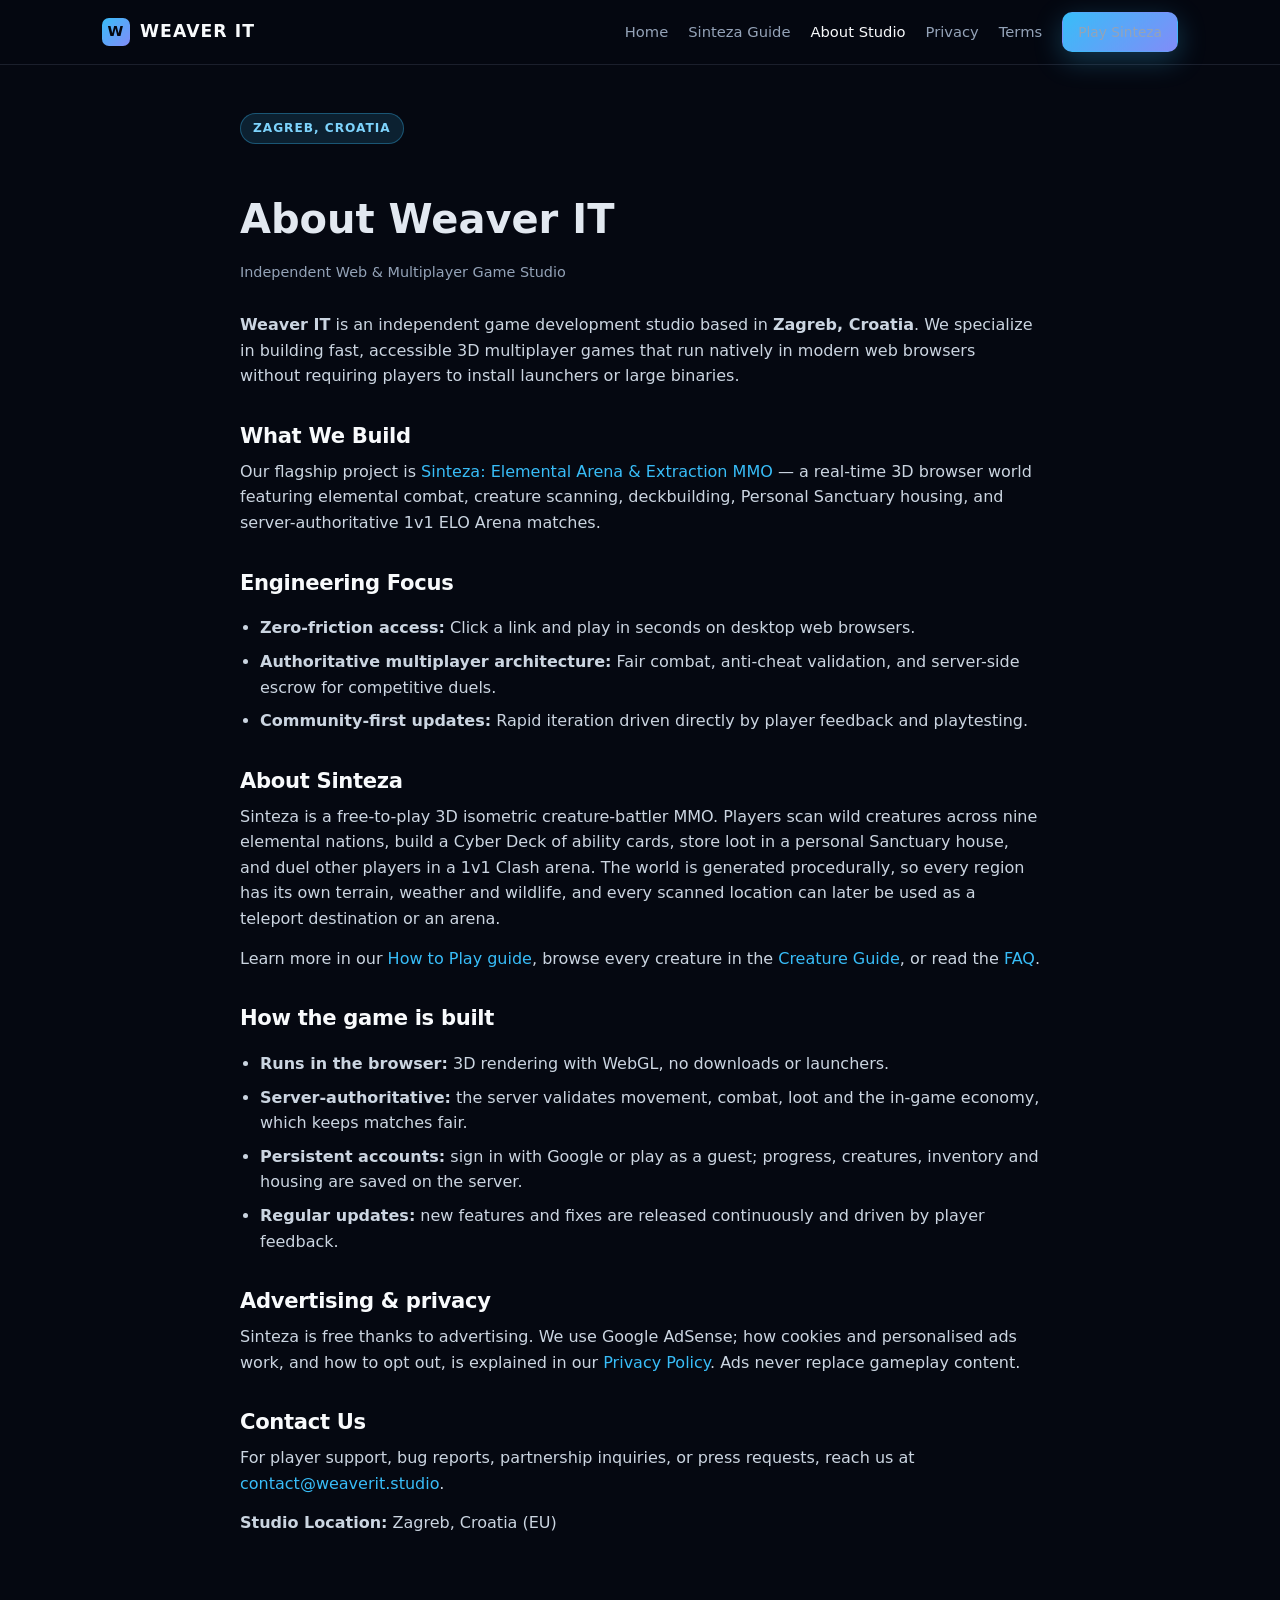
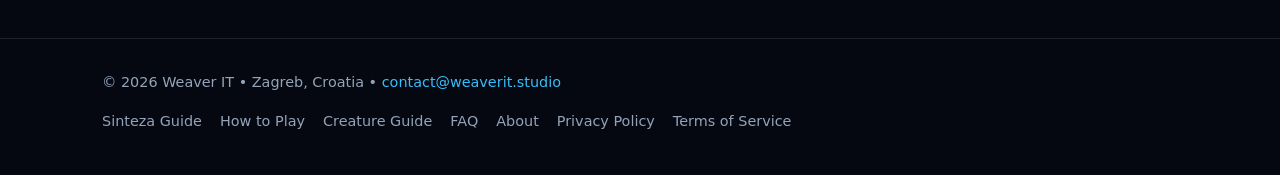
<file: about/index.html>
<!DOCTYPE html>
<html lang="en">
<head>
  <meta charset="UTF-8" />
  <meta name="viewport" content="width=device-width, initial-scale=1.0" />
  <title>About Weaver IT — Game Studio in Zagreb, Croatia</title>
  <meta name="description" content="Learn about Weaver IT, an independent browser game development studio in Zagreb, Croatia creating Sinteza and real-time WebGL multiplayer experiences." />
  <link rel="canonical" href="https://weaverit.studio/about/" />
  <meta name="google-adsense-account" content="ca-pub-4282943657479111" />
  <script async src="https://pagead2.googlesyndication.com/pagead/js/adsbygoogle.js?client=ca-pub-4282943657479111" crossorigin="anonymous"></script>
  <link rel="icon" href="/favicon.ico" sizes="any" />
  <link rel="icon" type="image/png" sizes="32x32" href="/favicon-32.png" />
  <link rel="apple-touch-icon" href="/apple-touch-icon.png" />
  <meta name="theme-color" content="#070510" />
  <link rel="stylesheet" href="/style.css?v=5" />
</head>
<body>
  <header class="site-header">
    <div class="wrap nav-bar">
      <a class="brand" href="/">
        <span class="brand-mark">W</span>
        <span>WEAVER IT</span>
      </a>
      <nav class="nav-links" aria-label="Primary">
        <a href="/">Home</a>
        <a href="/sinteza/">Sinteza Guide</a>
        <a href="/about/" class="active">About Studio</a>
        <a href="/privacy/">Privacy</a>
        <a href="/terms/">Terms</a>
        <a class="btn btn-primary btn-sm" href="https://sinteza.weaverit.studio">Play Sinteza</a>
      </nav>
    </div>
  </header>

  <main class="wrap prose">
    <span class="eyebrow">Zagreb, Croatia</span>
    <h1>About Weaver IT</h1>
    <p class="updated">Independent Web &amp; Multiplayer Game Studio</p>

    <p>
      <strong>Weaver IT</strong> is an independent game development studio based in <strong>Zagreb, Croatia</strong>. We specialize in building fast, accessible 3D multiplayer games that run natively in modern web browsers without requiring players to install launchers or large binaries.
    </p>

    <h2>What We Build</h2>
    <p>
      Our flagship project is <a href="https://sinteza.weaverit.studio">Sinteza: Elemental Arena &amp; Extraction MMO</a> — a real-time 3D browser world featuring elemental combat, creature scanning, deckbuilding, Personal Sanctuary housing, and server-authoritative 1v1 ELO Arena matches.
    </p>

    <h2>Engineering Focus</h2>
    <ul>
      <li><strong>Zero-friction access:</strong> Click a link and play in seconds on desktop web browsers.</li>
      <li><strong>Authoritative multiplayer architecture:</strong> Fair combat, anti-cheat validation, and server-side escrow for competitive duels.</li>
      <li><strong>Community-first updates:</strong> Rapid iteration driven directly by player feedback and playtesting.</li>
    </ul>

    <h2>About Sinteza</h2>
    <p>
      Sinteza is a free-to-play 3D isometric creature-battler MMO. Players scan wild creatures across nine elemental nations, build a Cyber Deck of ability cards, store loot in a personal Sanctuary house, and duel other players in a 1v1 Clash arena. The world is generated procedurally, so every region has its own terrain, weather and wildlife, and every scanned location can later be used as a teleport destination or an arena.
    </p>
    <p>
      Learn more in our <a href="https://sinteza.weaverit.studio/how-to-play">How to Play guide</a>, browse every creature in the <a href="https://sinteza.weaverit.studio/creatures">Creature Guide</a>, or read the <a href="https://sinteza.weaverit.studio/faq">FAQ</a>.
    </p>

    <h2>How the game is built</h2>
    <ul>
      <li><strong>Runs in the browser:</strong> 3D rendering with WebGL, no downloads or launchers.</li>
      <li><strong>Server-authoritative:</strong> the server validates movement, combat, loot and the in-game economy, which keeps matches fair.</li>
      <li><strong>Persistent accounts:</strong> sign in with Google or play as a guest; progress, creatures, inventory and housing are saved on the server.</li>
      <li><strong>Regular updates:</strong> new features and fixes are released continuously and driven by player feedback.</li>
    </ul>

    <h2>Advertising &amp; privacy</h2>
    <p>
      Sinteza is free thanks to advertising. We use Google AdSense; how cookies and personalised ads work, and how to opt out, is explained in our <a href="/privacy/">Privacy Policy</a>. Ads never replace gameplay content.
    </p>

    <h2>Contact Us</h2>
    <p>
      For player support, bug reports, partnership inquiries, or press requests, reach us at <a href="mailto:contact@weaverit.studio">contact@weaverit.studio</a>.
    </p>
    <p>
      <strong>Studio Location:</strong> Zagreb, Croatia (EU)
    </p>
  </main>

  <footer class="site-footer">
    <div class="wrap footer-row">
      <div>&copy; 2026 Weaver IT &bull; Zagreb, Croatia &bull; <a href="mailto:contact@weaverit.studio">contact@weaverit.studio</a></div>
      <div class="footer-links">
        <a href="/sinteza/">Sinteza Guide</a>
        <a href="https://sinteza.weaverit.studio/how-to-play">How to Play</a>
        <a href="https://sinteza.weaverit.studio/creatures">Creature Guide</a>
        <a href="https://sinteza.weaverit.studio/faq">FAQ</a>
        <a href="/about/">About</a>
        <a href="/privacy/">Privacy Policy</a>
        <a href="/terms/">Terms of Service</a>
      </div>
    </div>
  </footer>
</body>
</html>
</file>
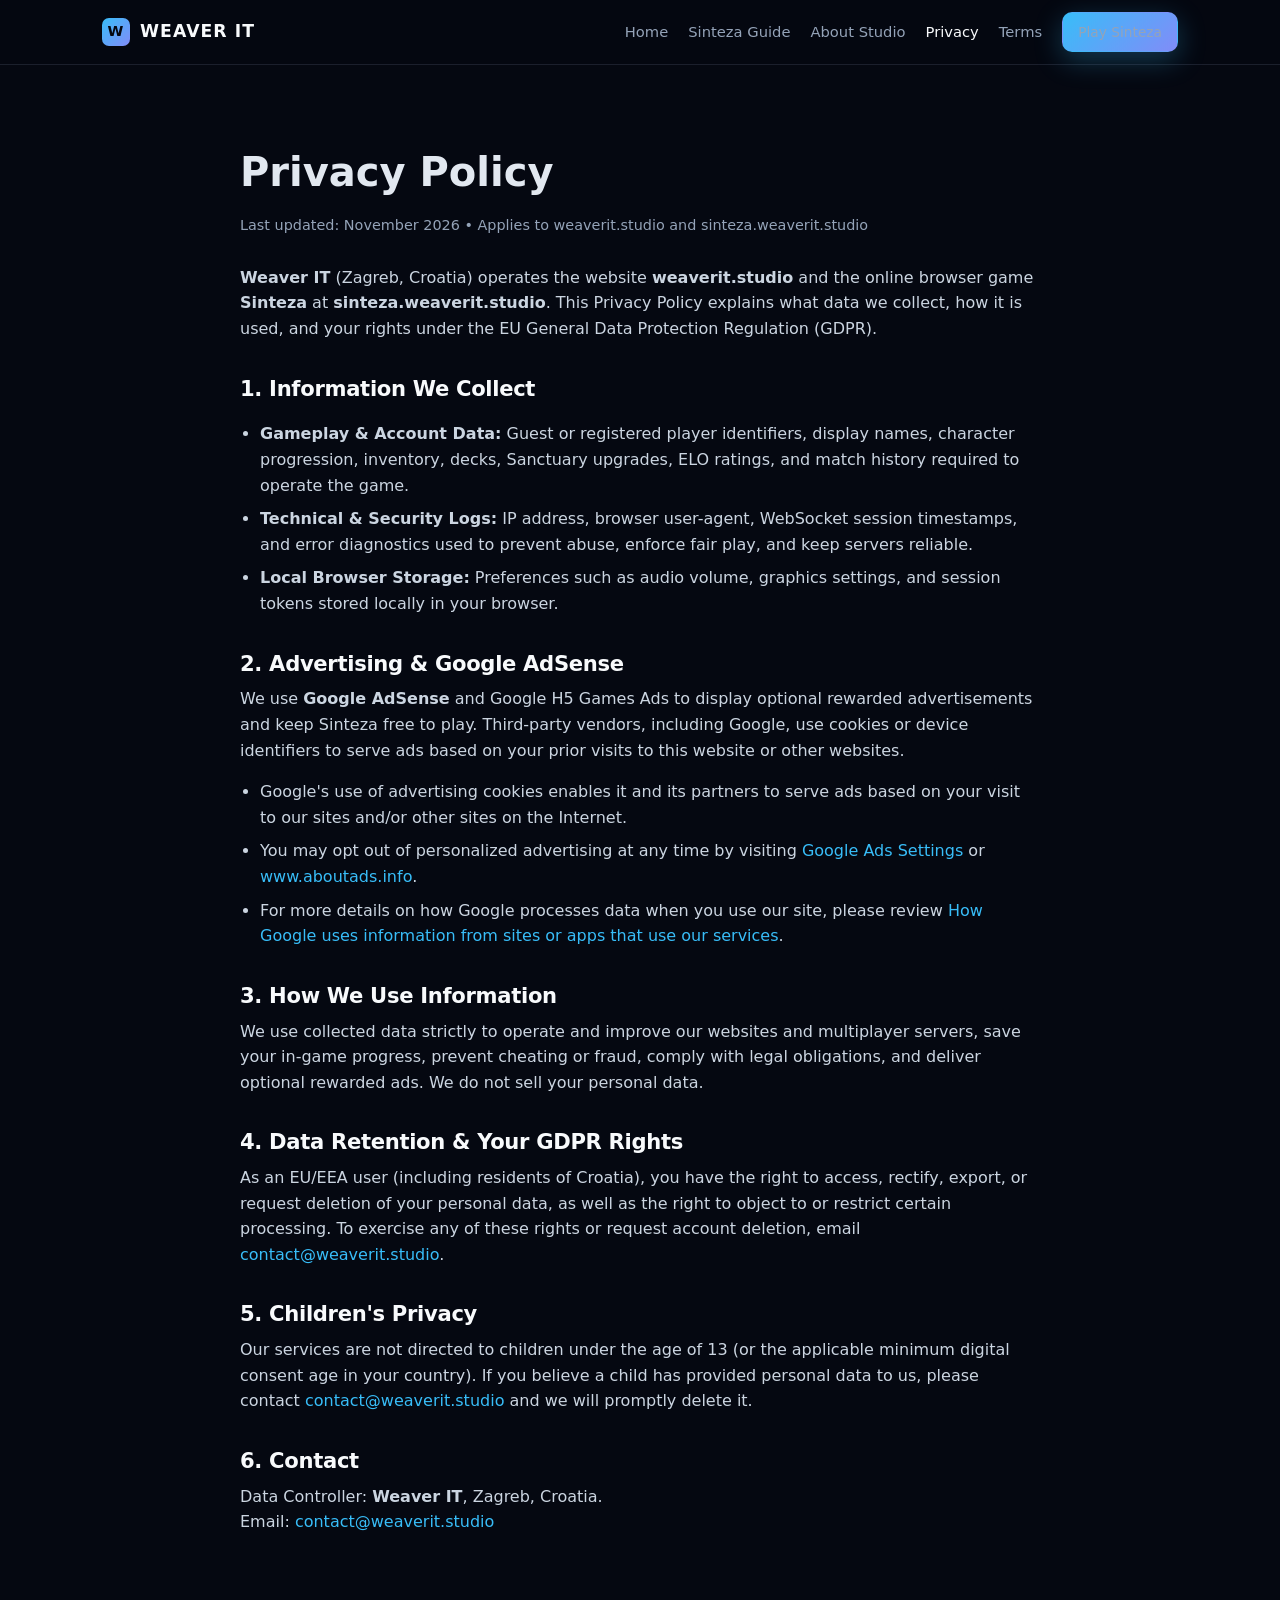
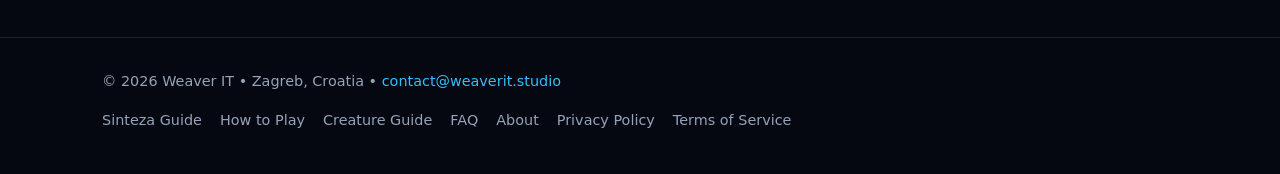
<file: privacy/index.html>
<!DOCTYPE html>
<html lang="en">
<head>
  <meta charset="UTF-8" />
  <meta name="viewport" content="width=device-width, initial-scale=1.0" />
  <title>Privacy Policy — Weaver IT</title>
  <meta name="description" content="Privacy Policy for Weaver IT (weaverit.studio) and Sinteza (sinteza.weaverit.studio), including GDPR rights and Google AdSense disclosures." />
  <link rel="canonical" href="https://weaverit.studio/privacy/" />
  <meta name="google-adsense-account" content="ca-pub-4282943657479111" />
  <script async src="https://pagead2.googlesyndication.com/pagead/js/adsbygoogle.js?client=ca-pub-4282943657479111" crossorigin="anonymous"></script>
  <link rel="icon" href="/favicon.ico" sizes="any" />
  <link rel="icon" type="image/png" sizes="32x32" href="/favicon-32.png" />
  <link rel="apple-touch-icon" href="/apple-touch-icon.png" />
  <meta name="theme-color" content="#070510" />
  <link rel="stylesheet" href="/style.css?v=5" />
</head>
<body>
  <header class="site-header">
    <div class="wrap nav-bar">
      <a class="brand" href="/">
        <span class="brand-mark">W</span>
        <span>WEAVER IT</span>
      </a>
      <nav class="nav-links" aria-label="Primary">
        <a href="/">Home</a>
        <a href="/sinteza/">Sinteza Guide</a>
        <a href="/about/">About Studio</a>
        <a href="/privacy/" class="active">Privacy</a>
        <a href="/terms/">Terms</a>
        <a class="btn btn-primary btn-sm" href="https://sinteza.weaverit.studio">Play Sinteza</a>
      </nav>
    </div>
  </header>

  <main class="wrap prose">
    <h1>Privacy Policy</h1>
    <p class="updated">Last updated: November 2026 &bull; Applies to weaverit.studio and sinteza.weaverit.studio</p>

    <p>
      <strong>Weaver IT</strong> (Zagreb, Croatia) operates the website <strong>weaverit.studio</strong> and the online browser game <strong>Sinteza</strong> at <strong>sinteza.weaverit.studio</strong>. This Privacy Policy explains what data we collect, how it is used, and your rights under the EU General Data Protection Regulation (GDPR).
    </p>

    <h2>1. Information We Collect</h2>
    <ul>
      <li><strong>Gameplay &amp; Account Data:</strong> Guest or registered player identifiers, display names, character progression, inventory, decks, Sanctuary upgrades, ELO ratings, and match history required to operate the game.</li>
      <li><strong>Technical &amp; Security Logs:</strong> IP address, browser user-agent, WebSocket session timestamps, and error diagnostics used to prevent abuse, enforce fair play, and keep servers reliable.</li>
      <li><strong>Local Browser Storage:</strong> Preferences such as audio volume, graphics settings, and session tokens stored locally in your browser.</li>
    </ul>

    <h2>2. Advertising &amp; Google AdSense</h2>
    <p>
      We use <strong>Google AdSense</strong> and Google H5 Games Ads to display optional rewarded advertisements and keep Sinteza free to play. Third-party vendors, including Google, use cookies or device identifiers to serve ads based on your prior visits to this website or other websites.
    </p>
    <ul>
      <li>Google's use of advertising cookies enables it and its partners to serve ads based on your visit to our sites and/or other sites on the Internet.</li>
      <li>You may opt out of personalized advertising at any time by visiting <a href="https://adssettings.google.com" target="_blank" rel="noopener noreferrer">Google Ads Settings</a> or <a href="https://www.aboutads.info/choices/" target="_blank" rel="noopener noreferrer">www.aboutads.info</a>.</li>
      <li>For more details on how Google processes data when you use our site, please review <a href="https://policies.google.com/technologies/partner-sites" target="_blank" rel="noopener noreferrer">How Google uses information from sites or apps that use our services</a>.</li>
    </ul>

    <h2>3. How We Use Information</h2>
    <p>
      We use collected data strictly to operate and improve our websites and multiplayer servers, save your in-game progress, prevent cheating or fraud, comply with legal obligations, and deliver optional rewarded ads. We do not sell your personal data.
    </p>

    <h2>4. Data Retention &amp; Your GDPR Rights</h2>
    <p>
      As an EU/EEA user (including residents of Croatia), you have the right to access, rectify, export, or request deletion of your personal data, as well as the right to object to or restrict certain processing. To exercise any of these rights or request account deletion, email <a href="mailto:contact@weaverit.studio">contact@weaverit.studio</a>.
    </p>

    <h2>5. Children's Privacy</h2>
    <p>
      Our services are not directed to children under the age of 13 (or the applicable minimum digital consent age in your country). If you believe a child has provided personal data to us, please contact <a href="mailto:contact@weaverit.studio">contact@weaverit.studio</a> and we will promptly delete it.
    </p>

    <h2>6. Contact</h2>
    <p>
      Data Controller: <strong>Weaver IT</strong>, Zagreb, Croatia.<br />
      Email: <a href="mailto:contact@weaverit.studio">contact@weaverit.studio</a>
    </p>
  </main>

  <footer class="site-footer">
    <div class="wrap footer-row">
      <div>&copy; 2026 Weaver IT &bull; Zagreb, Croatia &bull; <a href="mailto:contact@weaverit.studio">contact@weaverit.studio</a></div>
      <div class="footer-links">
        <a href="/sinteza/">Sinteza Guide</a>
        <a href="https://sinteza.weaverit.studio/how-to-play">How to Play</a>
        <a href="https://sinteza.weaverit.studio/creatures">Creature Guide</a>
        <a href="https://sinteza.weaverit.studio/faq">FAQ</a>
        <a href="/about/">About</a>
        <a href="/privacy/">Privacy Policy</a>
        <a href="/terms/">Terms of Service</a>
      </div>
    </div>
  </footer>
</body>
</html>
</file>
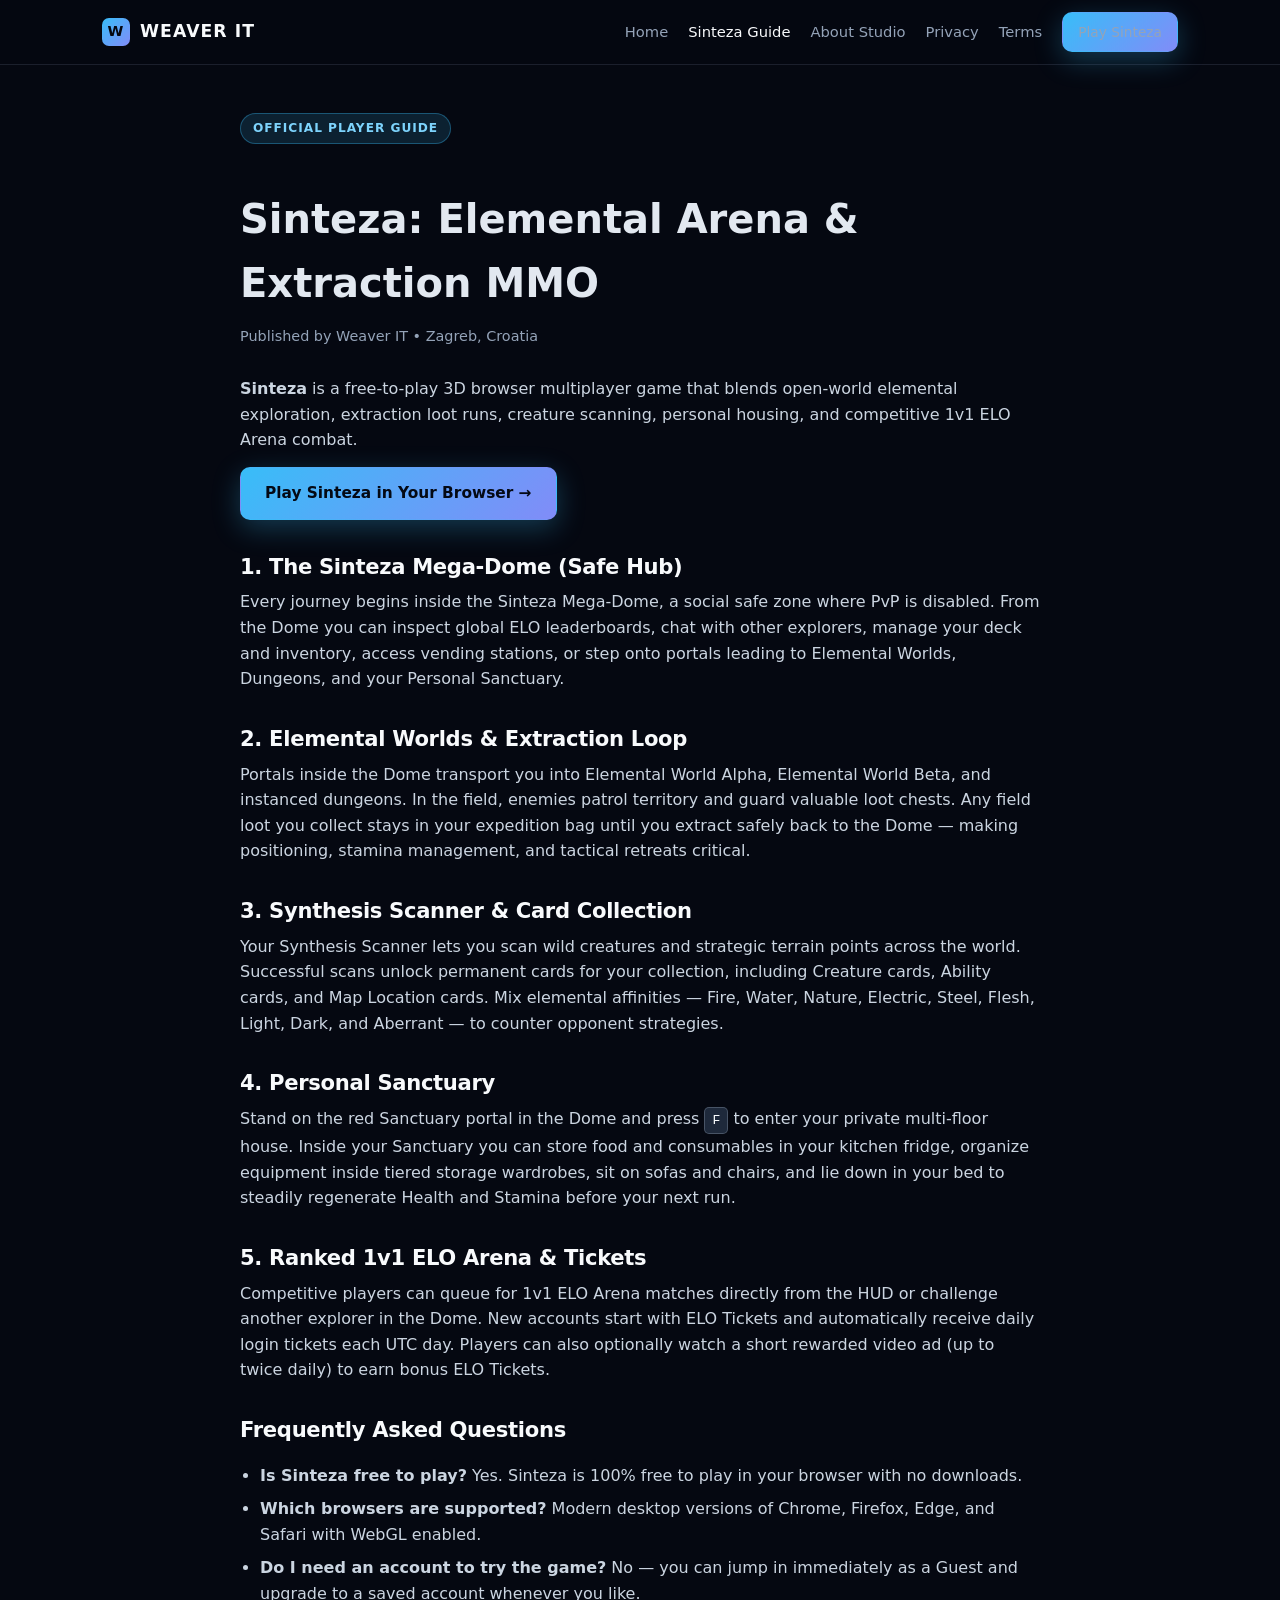
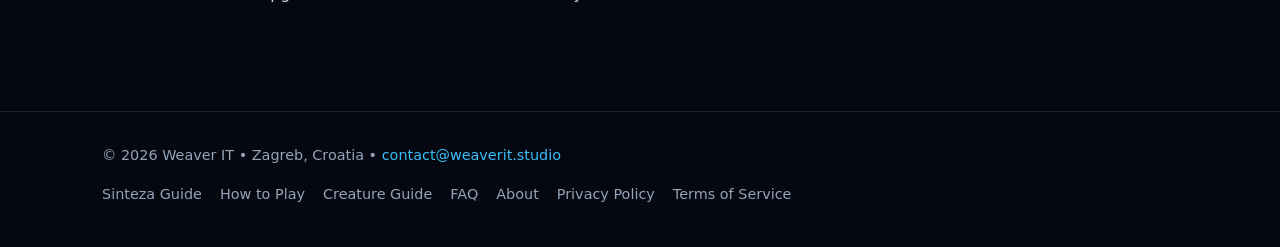
<file: sinteza/index.html>
<!DOCTYPE html>
<html lang="en">
<head>
  <meta charset="UTF-8" />
  <meta name="viewport" content="width=device-width, initial-scale=1.0" />
  <title>Sinteza Game Guide &amp; Mechanics — Weaver IT</title>
  <meta name="description" content="Complete player guide to Sinteza: Elemental Arena & Extraction MMO by Weaver IT. Learn about zones, elemental scanning, Personal Sanctuary, and 1v1 ELO Arena rules." />
  <link rel="canonical" href="https://weaverit.studio/sinteza/" />
  <meta name="google-adsense-account" content="ca-pub-4282943657479111" />
  <script async src="https://pagead2.googlesyndication.com/pagead/js/adsbygoogle.js?client=ca-pub-4282943657479111" crossorigin="anonymous"></script>
  <link rel="icon" href="/favicon.ico" sizes="any" />
  <link rel="icon" type="image/png" sizes="32x32" href="/favicon-32.png" />
  <link rel="apple-touch-icon" href="/apple-touch-icon.png" />
  <meta name="theme-color" content="#070510" />
  <link rel="stylesheet" href="/style.css?v=5" />
</head>
<body>
  <header class="site-header">
    <div class="wrap nav-bar">
      <a class="brand" href="/">
        <span class="brand-mark">W</span>
        <span>WEAVER IT</span>
      </a>
      <nav class="nav-links" aria-label="Primary">
        <a href="/">Home</a>
        <a href="/sinteza/" class="active">Sinteza Guide</a>
        <a href="/about/">About Studio</a>
        <a href="/privacy/">Privacy</a>
        <a href="/terms/">Terms</a>
        <a class="btn btn-primary btn-sm" href="https://sinteza.weaverit.studio">Play Sinteza</a>
      </nav>
    </div>
  </header>

  <main class="wrap prose">
    <span class="eyebrow">Official Player Guide</span>
    <h1>Sinteza: Elemental Arena &amp; Extraction MMO</h1>
    <p class="updated">Published by Weaver IT &bull; Zagreb, Croatia</p>

    <p>
      <strong>Sinteza</strong> is a free-to-play 3D browser multiplayer game that blends open-world elemental exploration, extraction loot runs, creature scanning, personal housing, and competitive 1v1 ELO Arena combat.
    </p>
    <p>
      <a class="btn btn-primary" href="https://sinteza.weaverit.studio">Play Sinteza in Your Browser &rarr;</a>
    </p>

    <h2>1. The Sinteza Mega-Dome (Safe Hub)</h2>
    <p>
      Every journey begins inside the Sinteza Mega-Dome, a social safe zone where PvP is disabled. From the Dome you can inspect global ELO leaderboards, chat with other explorers, manage your deck and inventory, access vending stations, or step onto portals leading to Elemental Worlds, Dungeons, and your Personal Sanctuary.
    </p>

    <h2>2. Elemental Worlds &amp; Extraction Loop</h2>
    <p>
      Portals inside the Dome transport you into Elemental World Alpha, Elemental World Beta, and instanced dungeons. In the field, enemies patrol territory and guard valuable loot chests. Any field loot you collect stays in your expedition bag until you extract safely back to the Dome — making positioning, stamina management, and tactical retreats critical.
    </p>

    <h2>3. Synthesis Scanner &amp; Card Collection</h2>
    <p>
      Your Synthesis Scanner lets you scan wild creatures and strategic terrain points across the world. Successful scans unlock permanent cards for your collection, including Creature cards, Ability cards, and Map Location cards. Mix elemental affinities — Fire, Water, Nature, Electric, Steel, Flesh, Light, Dark, and Aberrant — to counter opponent strategies.
    </p>

    <h2>4. Personal Sanctuary</h2>
    <p>
      Stand on the red Sanctuary portal in the Dome and press <kbd>F</kbd> to enter your private multi-floor house. Inside your Sanctuary you can store food and consumables in your kitchen fridge, organize equipment inside tiered storage wardrobes, sit on sofas and chairs, and lie down in your bed to steadily regenerate Health and Stamina before your next run.
    </p>

    <h2>5. Ranked 1v1 ELO Arena &amp; Tickets</h2>
    <p>
      Competitive players can queue for 1v1 ELO Arena matches directly from the HUD or challenge another explorer in the Dome. New accounts start with ELO Tickets and automatically receive daily login tickets each UTC day. Players can also optionally watch a short rewarded video ad (up to twice daily) to earn bonus ELO Tickets.
    </p>

    <h2>Frequently Asked Questions</h2>
    <ul>
      <li><strong>Is Sinteza free to play?</strong> Yes. Sinteza is 100% free to play in your browser with no downloads.</li>
      <li><strong>Which browsers are supported?</strong> Modern desktop versions of Chrome, Firefox, Edge, and Safari with WebGL enabled.</li>
      <li><strong>Do I need an account to try the game?</strong> No — you can jump in immediately as a Guest and upgrade to a saved account whenever you like.</li>
    </ul>
  </main>

  <footer class="site-footer">
    <div class="wrap footer-row">
      <div>&copy; 2026 Weaver IT &bull; Zagreb, Croatia &bull; <a href="mailto:contact@weaverit.studio">contact@weaverit.studio</a></div>
      <div class="footer-links">
        <a href="/sinteza/">Sinteza Guide</a>
        <a href="https://sinteza.weaverit.studio/how-to-play">How to Play</a>
        <a href="https://sinteza.weaverit.studio/creatures">Creature Guide</a>
        <a href="https://sinteza.weaverit.studio/faq">FAQ</a>
        <a href="/about/">About</a>
        <a href="/privacy/">Privacy Policy</a>
        <a href="/terms/">Terms of Service</a>
      </div>
    </div>
  </footer>
</body>
</html>
</file>
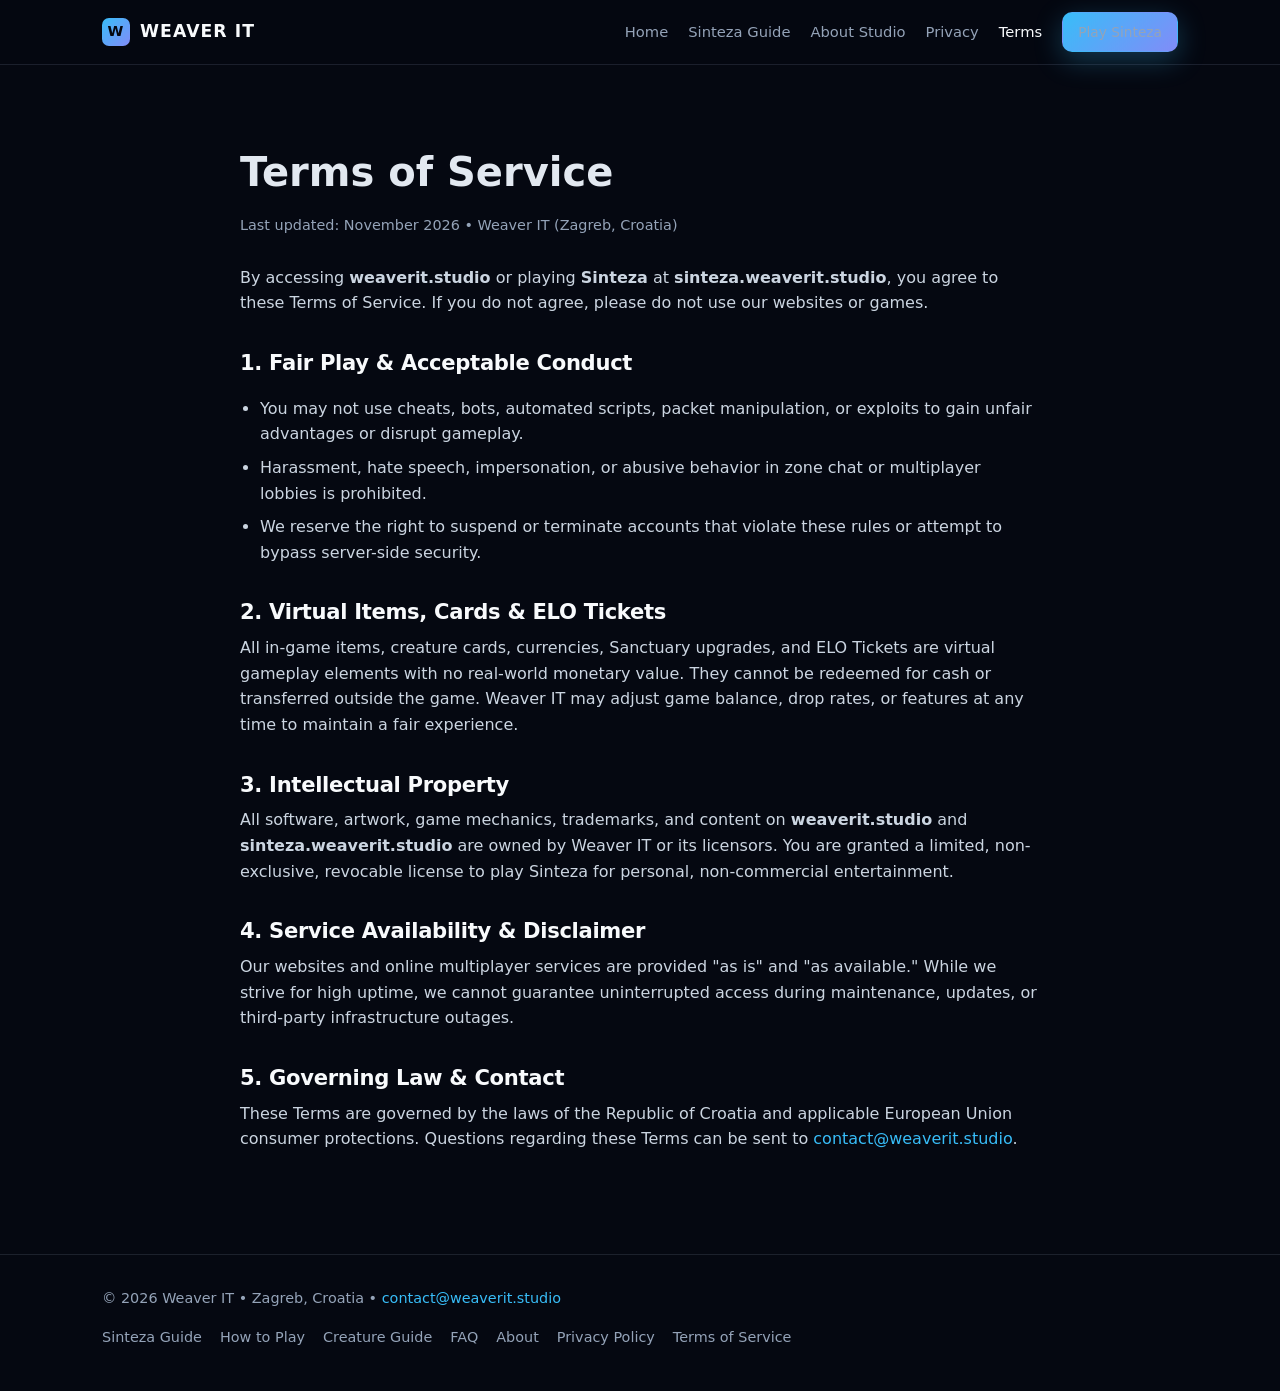
<file: terms/index.html>
<!DOCTYPE html>
<html lang="en">
<head>
  <meta charset="UTF-8" />
  <meta name="viewport" content="width=device-width, initial-scale=1.0" />
  <title>Terms of Service — Weaver IT</title>
  <meta name="description" content="Terms of Service for Weaver IT (weaverit.studio) and Sinteza (sinteza.weaverit.studio)." />
  <link rel="canonical" href="https://weaverit.studio/terms/" />
  <meta name="google-adsense-account" content="ca-pub-4282943657479111" />
  <script async src="https://pagead2.googlesyndication.com/pagead/js/adsbygoogle.js?client=ca-pub-4282943657479111" crossorigin="anonymous"></script>
  <link rel="icon" href="/favicon.ico" sizes="any" />
  <link rel="icon" type="image/png" sizes="32x32" href="/favicon-32.png" />
  <link rel="apple-touch-icon" href="/apple-touch-icon.png" />
  <meta name="theme-color" content="#070510" />
  <link rel="stylesheet" href="/style.css?v=5" />
</head>
<body>
  <header class="site-header">
    <div class="wrap nav-bar">
      <a class="brand" href="/">
        <span class="brand-mark">W</span>
        <span>WEAVER IT</span>
      </a>
      <nav class="nav-links" aria-label="Primary">
        <a href="/">Home</a>
        <a href="/sinteza/">Sinteza Guide</a>
        <a href="/about/">About Studio</a>
        <a href="/privacy/">Privacy</a>
        <a href="/terms/" class="active">Terms</a>
        <a class="btn btn-primary btn-sm" href="https://sinteza.weaverit.studio">Play Sinteza</a>
      </nav>
    </div>
  </header>

  <main class="wrap prose">
    <h1>Terms of Service</h1>
    <p class="updated">Last updated: November 2026 &bull; Weaver IT (Zagreb, Croatia)</p>

    <p>
      By accessing <strong>weaverit.studio</strong> or playing <strong>Sinteza</strong> at <strong>sinteza.weaverit.studio</strong>, you agree to these Terms of Service. If you do not agree, please do not use our websites or games.
    </p>

    <h2>1. Fair Play &amp; Acceptable Conduct</h2>
    <ul>
      <li>You may not use cheats, bots, automated scripts, packet manipulation, or exploits to gain unfair advantages or disrupt gameplay.</li>
      <li>Harassment, hate speech, impersonation, or abusive behavior in zone chat or multiplayer lobbies is prohibited.</li>
      <li>We reserve the right to suspend or terminate accounts that violate these rules or attempt to bypass server-side security.</li>
    </ul>

    <h2>2. Virtual Items, Cards &amp; ELO Tickets</h2>
    <p>
      All in-game items, creature cards, currencies, Sanctuary upgrades, and ELO Tickets are virtual gameplay elements with no real-world monetary value. They cannot be redeemed for cash or transferred outside the game. Weaver IT may adjust game balance, drop rates, or features at any time to maintain a fair experience.
    </p>

    <h2>3. Intellectual Property</h2>
    <p>
      All software, artwork, game mechanics, trademarks, and content on <strong>weaverit.studio</strong> and <strong>sinteza.weaverit.studio</strong> are owned by Weaver IT or its licensors. You are granted a limited, non-exclusive, revocable license to play Sinteza for personal, non-commercial entertainment.
    </p>

    <h2>4. Service Availability &amp; Disclaimer</h2>
    <p>
      Our websites and online multiplayer services are provided "as is" and "as available." While we strive for high uptime, we cannot guarantee uninterrupted access during maintenance, updates, or third-party infrastructure outages.
    </p>

    <h2>5. Governing Law &amp; Contact</h2>
    <p>
      These Terms are governed by the laws of the Republic of Croatia and applicable European Union consumer protections. Questions regarding these Terms can be sent to <a href="mailto:contact@weaverit.studio">contact@weaverit.studio</a>.
    </p>
  </main>

  <footer class="site-footer">
    <div class="wrap footer-row">
      <div>&copy; 2026 Weaver IT &bull; Zagreb, Croatia &bull; <a href="mailto:contact@weaverit.studio">contact@weaverit.studio</a></div>
      <div class="footer-links">
        <a href="/sinteza/">Sinteza Guide</a>
        <a href="https://sinteza.weaverit.studio/how-to-play">How to Play</a>
        <a href="https://sinteza.weaverit.studio/creatures">Creature Guide</a>
        <a href="https://sinteza.weaverit.studio/faq">FAQ</a>
        <a href="/about/">About</a>
        <a href="/privacy/">Privacy Policy</a>
        <a href="/terms/">Terms of Service</a>
      </div>
    </div>
  </footer>
</body>
</html>
</file>
<file: style.css>
:root {
  --bg: #050811;
  --surface: #0c1324;
  --surface-2: #121c33;
  --border: rgba(148, 163, 184, 0.16);
  --border-hi: rgba(56, 189, 248, 0.42);
  --text: #e2e8f0;
  --muted: #94a3b8;
  --accent: #38bdf8;
  --accent-2: #818cf8;
  --max: 1120px;
}

* { box-sizing: border-box; }

html { scroll-behavior: smooth; }

html, body {
  margin: 0;
  padding: 0;
  background: var(--bg);
  color: var(--text);
  font-family: system-ui, -apple-system, BlinkMacSystemFont, "Segoe UI", Roboto, sans-serif;
  line-height: 1.6;
  -webkit-font-smoothing: antialiased;
}

a { color: var(--accent); text-decoration: none; }
a:hover { text-decoration: underline; }

.wrap {
  max-width: var(--max);
  margin: 0 auto;
  padding: 0 22px;
}

/* Header */
header.site-header {
  position: sticky;
  top: 0;
  z-index: 30;
  background: rgba(5, 8, 17, 0.84);
  backdrop-filter: blur(14px);
  border-bottom: 1px solid var(--border);
}

.nav-bar {
  display: flex;
  align-items: center;
  justify-content: space-between;
  gap: 16px;
  min-height: 64px;
}

.brand {
  display: inline-flex;
  align-items: center;
  gap: 10px;
  font-weight: 800;
  font-size: 1.08rem;
  letter-spacing: 0.06em;
  color: #f8fafc;
}
.brand:hover { text-decoration: none; }

.brand-mark {
  width: 28px;
  height: 28px;
  border-radius: 7px;
  background: linear-gradient(135deg, var(--accent), var(--accent-2));
  display: inline-grid;
  place-items: center;
  color: #050811;
  font-weight: 900;
  font-size: 0.9rem;
}

nav.nav-links {
  display: flex;
  align-items: center;
  flex-wrap: wrap;
  gap: 20px;
  font-size: 0.92rem;
}

nav.nav-links a {
  color: var(--muted);
  font-weight: 500;
}
nav.nav-links a:hover,
nav.nav-links a.active {
  color: #f8fafc;
  text-decoration: none;
}

/* Buttons */
.btn {
  display: inline-flex;
  align-items: center;
  justify-content: center;
  gap: 8px;
  padding: 13px 24px;
  border-radius: 10px;
  font-weight: 700;
  font-size: 0.96rem;
  border: 1px solid transparent;
  cursor: pointer;
  transition: transform 0.14s ease, box-shadow 0.18s ease, background 0.15s ease, border-color 0.15s ease;
}
.btn:hover { text-decoration: none; transform: translateY(-1px); }

.btn-primary {
  background: linear-gradient(135deg, #38bdf8, #818cf8);
  color: #040914;
  box-shadow: 0 8px 28px rgba(56, 189, 248, 0.28);
}
.btn-primary:hover {
  background: linear-gradient(135deg, #7dd3fc, #a5b4fc);
  box-shadow: 0 10px 32px rgba(56, 189, 248, 0.42);
}

.btn-secondary {
  background: rgba(15, 23, 42, 0.72);
  border-color: rgba(148, 163, 184, 0.28);
  color: #f8fafc;
  backdrop-filter: blur(8px);
}
.btn-secondary:hover {
  background: rgba(30, 41, 59, 0.9);
  border-color: var(--border-hi);
}

.btn-sm { padding: 8px 15px; font-size: 0.86rem; }

/* Cinematic Full-Bleed Hero */
.hero-banner {
  position: relative;
  overflow: hidden;
  padding: 92px 0 72px;
  border-bottom: 1px solid var(--border);
}

.hero-bg {
  position: absolute;
  inset: -4%;
  background-image: url('/assets/screens/clash_fire_vs_water.webp');
  background-size: cover;
  background-position: center 35%;
  filter: saturate(1.1) brightness(0.46);
  animation: heroDrift 26s ease-in-out infinite alternate;
  will-change: transform;
}

@keyframes heroDrift {
  0%   { transform: scale(1.02) translate3d(0, 0, 0); }
  100% { transform: scale(1.09) translate3d(-1.2%, -0.8%, 0); }
}

.hero-vignette {
  position: absolute;
  inset: 0;
  background:
    linear-gradient(180deg, rgba(5, 8, 17, 0.45) 0%, rgba(5, 8, 17, 0.72) 65%, #050811 100%),
    radial-gradient(circle at 22% 40%, rgba(56, 189, 248, 0.14), transparent 55%);
}

.hero-content {
  position: relative;
  z-index: 2;
  max-width: 760px;
}

.eyebrow {
  display: inline-block;
  padding: 5px 12px;
  border-radius: 999px;
  background: rgba(56, 189, 248, 0.14);
  border: 1px solid rgba(56, 189, 248, 0.34);
  color: #7dd3fc;
  font-size: 0.76rem;
  font-weight: 800;
  letter-spacing: 0.08em;
  text-transform: uppercase;
  margin-bottom: 16px;
}

.hero-title {
  font-size: clamp(2.6rem, 6vw, 4.4rem);
  font-weight: 900;
  line-height: 1.04;
  letter-spacing: -0.03em;
  margin: 0 0 12px;
  color: #f8fafc;
}

.hero-subtitle {
  font-size: clamp(1.1rem, 2.2vw, 1.45rem);
  font-weight: 600;
  color: #bae6fd;
  margin: 0 0 16px;
}

.lead {
  font-size: 1.04rem;
  color: #cbd5e1;
  max-width: 660px;
  margin: 0 0 28px;
}

.cta-row {
  display: flex;
  flex-wrap: wrap;
  gap: 12px;
  align-items: center;
}

.stat-strip {
  position: relative;
  z-index: 2;
  display: grid;
  grid-template-columns: repeat(4, minmax(0, 1fr));
  gap: 12px;
  margin-top: 44px;
}

@media (max-width: 720px) {
  .stat-strip { grid-template-columns: repeat(2, minmax(0, 1fr)); }
}

.stat-box {
  background: rgba(12, 19, 36, 0.78);
  border: 1px solid rgba(148, 163, 184, 0.2);
  border-radius: 12px;
  padding: 14px 16px;
  backdrop-filter: blur(10px);
}

.stat-val {
  font-size: 1.35rem;
  font-weight: 900;
  color: #f8fafc;
  line-height: 1.2;
}

.stat-lbl {
  font-size: 0.8rem;
  color: var(--muted);
  margin-top: 2px;
}

/* Sections */
section.block {
  padding: 60px 0;
  border-top: 1px solid var(--border);
}

.section-head {
  display: flex;
  flex-wrap: wrap;
  align-items: flex-end;
  justify-content: space-between;
  gap: 14px;
  margin-bottom: 18px;
}

h2 {
  font-size: clamp(1.5rem, 2.8vw, 2.1rem);
  margin: 0 0 6px;
  color: #f8fafc;
  letter-spacing: -0.015em;
}

h3 {
  font-size: 1.08rem;
  margin: 0 0 6px;
  color: #f1f5f9;
}

p {
  margin: 0 0 14px;
  color: #cbd5e1;
}

/* Interactive 4-Tab Game Tour */
.tour-tabs {
  display: flex;
  flex-wrap: wrap;
  gap: 8px;
  margin-bottom: 16px;
}

.tour-tab {
  padding: 9px 16px;
  border-radius: 10px;
  border: 1px solid var(--border);
  background: var(--surface);
  color: var(--muted);
  font-size: 0.9rem;
  font-weight: 700;
  cursor: pointer;
  transition: all 0.15s ease;
}

.tour-tab:hover {
  color: #f8fafc;
  border-color: rgba(148, 163, 184, 0.35);
}

.tour-tab.active {
  background: rgba(56, 189, 248, 0.16);
  border-color: var(--accent);
  color: #f8fafc;
}

.tour-frame {
  background: var(--surface);
  border: 1px solid rgba(56, 189, 248, 0.25);
  border-radius: 16px;
  overflow: hidden;
  box-shadow: 0 22px 55px rgba(0, 0, 0, 0.45);
}

.tour-img-wrap {
  position: relative;
  aspect-ratio: 16 / 9;
  background: #04070e;
  cursor: pointer;
  overflow: hidden;
}

.tour-img-wrap img {
  display: block;
  width: 100%;
  height: 100%;
  object-fit: cover;
  transition: transform 0.35s ease;
}

.tour-img-wrap:hover img {
  transform: scale(1.015);
}

.tour-zoom-hint {
  position: absolute;
  right: 14px;
  bottom: 14px;
  padding: 6px 12px;
  border-radius: 999px;
  background: rgba(5, 8, 17, 0.78);
  border: 1px solid rgba(148, 163, 184, 0.3);
  color: #e2e8f0;
  font-size: 0.78rem;
  font-weight: 600;
  backdrop-filter: blur(6px);
}

.tour-meta {
  display: flex;
  flex-wrap: wrap;
  align-items: center;
  justify-content: space-between;
  gap: 16px;
  padding: 18px 20px;
  background: rgba(12, 19, 36, 0.96);
  border-top: 1px solid var(--border);
}

.tour-meta-text {
  max-width: 740px;
}

.tour-meta-text h3 {
  margin: 0 0 4px;
  font-size: 1.15rem;
}

.tour-meta-text p {
  margin: 0;
  font-size: 0.93rem;
  color: var(--muted);
}

/* Chips & Mini Buttons */
.chip-btn {
  padding: 7px 13px;
  border-radius: 8px;
  border: 1px solid var(--border);
  background: rgba(18, 28, 51, 0.85);
  color: #cbd5e1;
  font-size: 0.84rem;
  font-weight: 600;
  cursor: pointer;
  transition: all 0.14s ease;
}
.chip-btn:hover { background: rgba(30, 41, 59, 0.95); color: #f8fafc; }
.chip-btn.active {
  background: rgba(56, 189, 248, 0.2);
  border-color: var(--accent);
  color: #f8fafc;
}

.mini-btn {
  flex: 1;
  padding: 5px 9px;
  border-radius: 7px;
  border: 1px solid var(--border);
  background: rgba(30, 41, 59, 0.72);
  color: #cbd5e1;
  font-size: 0.78rem;
  font-weight: 600;
  cursor: pointer;
}
.mini-btn:hover { background: rgba(51, 65, 85, 0.9); color: #f8fafc; }
.mini-btn.active {
  background: rgba(56, 189, 248, 0.2);
  border-color: var(--accent);
  color: #f8fafc;
}

/* Interactive Gear System Showcase */
.gear-layout {
  display: grid;
  grid-template-columns: 300px 1fr;
  gap: 20px;
  margin-top: 18px;
}

@media (max-width: 860px) {
  .gear-layout { grid-template-columns: 1fr; }
}

.gear-preview-panel {
  background: radial-gradient(circle at 50% 38%, rgba(56, 189, 248, 0.16), rgba(12, 19, 36, 0.96) 70%);
  border: 1px solid var(--border);
  border-radius: 16px;
  padding: 20px;
  display: flex;
  flex-direction: column;
  align-items: center;
  justify-content: space-between;
  gap: 12px;
}

#gear-preview {
  width: 230px;
  height: 230px;
  max-width: 100%;
  display: block;
}

.gear-set-title { text-align: center; }
.gear-set-title h3 { margin: 0 0 4px; font-size: 1.14rem; }
.gear-set-bonus { font-size: 0.84rem; color: var(--muted); }

.gear-details-panel {
  display: flex;
  flex-direction: column;
  gap: 14px;
}

.set-tabs {
  display: flex;
  flex-wrap: wrap;
  gap: 8px;
}

.slots-grid {
  display: grid;
  grid-template-columns: repeat(auto-fill, minmax(175px, 1fr));
  gap: 10px;
}

.slot-card {
  display: flex;
  align-items: center;
  gap: 11px;
  background: var(--surface);
  border: 1px solid var(--border);
  border-radius: 11px;
  padding: 9px 11px;
}

.slot-icon {
  width: 44px;
  height: 44px;
  border-radius: 9px;
  background: rgba(30, 41, 59, 0.85);
  border: 1px solid rgba(148, 163, 184, 0.22);
  padding: 4px;
  object-fit: contain;
  flex-shrink: 0;
}

.slot-meta { min-width: 0; }
.slot-type {
  font-size: 0.7rem;
  text-transform: uppercase;
  letter-spacing: 0.06em;
  color: var(--muted);
  font-weight: 700;
}
.slot-name {
  font-size: 0.88rem;
  font-weight: 700;
  color: #f8fafc;
  white-space: nowrap;
  overflow: hidden;
  text-overflow: ellipsis;
}

.weapon-tiers {
  background: var(--surface);
  border: 1px solid var(--border);
  border-radius: 12px;
  padding: 14px;
}

.weapon-tiers-label {
  font-size: 0.76rem;
  text-transform: uppercase;
  letter-spacing: 0.06em;
  color: var(--muted);
  font-weight: 700;
  margin-bottom: 10px;
}

.tier-strip {
  display: grid;
  grid-template-columns: repeat(auto-fit, minmax(115px, 1fr));
  gap: 10px;
}

.tier-item {
  display: flex;
  flex-direction: column;
  align-items: center;
  text-align: center;
  gap: 6px;
  padding: 10px 8px;
  border-radius: 10px;
  background: rgba(18, 28, 51, 0.75);
  border: 1px solid var(--border);
}

.tier-item img { width: 48px; height: 48px; object-fit: contain; }

.tier-tag {
  font-size: 0.7rem;
  font-weight: 800;
  padding: 2px 7px;
  border-radius: 999px;
}
.t1 { background: rgba(148, 163, 184, 0.2); color: #cbd5e1; }
.t2 { background: rgba(52, 211, 153, 0.2); color: #6ee7b7; }
.t3 { background: rgba(56, 189, 248, 0.2); color: #7dd3fc; }
.t4 { background: rgba(168, 85, 247, 0.22); color: #d8b4fe; }
.t5 { background: rgba(251, 191, 36, 0.22); color: #fde68a; }

.tier-name { font-size: 0.8rem; font-weight: 600; color: #f1f5f9; }

/* Creatures Animated Grid (60 FPS) */
.creatures-grid {
  display: grid;
  grid-template-columns: repeat(auto-fit, minmax(295px, 1fr));
  gap: 18px;
  margin-top: 18px;
}

.creature-card {
  background: var(--surface);
  border: 1px solid var(--border);
  border-radius: 14px;
  overflow: hidden;
  display: flex;
  flex-direction: column;
}

.creature-stage {
  position: relative;
  height: 196px;
  display: flex;
  align-items: center;
  justify-content: center;
  background: radial-gradient(circle at 50% 58%, rgba(56, 189, 248, 0.13), #070d1b 74%);
  border-bottom: 1px solid var(--border);
}

.creature-canvas { width: 180px; height: 180px; display: block; }

.creature-card-thumb {
  position: absolute;
  right: 10px;
  bottom: 10px;
  width: 56px;
  height: 76px;
  border-radius: 7px;
  border: 1px solid rgba(255, 255, 255, 0.24);
  object-fit: cover;
  box-shadow: 0 6px 16px rgba(0, 0, 0, 0.55);
  cursor: pointer;
  transition: transform 0.15s ease;
}
.creature-card-thumb:hover { transform: scale(1.12); }

.creature-body {
  padding: 14px 16px 16px;
  display: flex;
  flex-direction: column;
  gap: 8px;
  flex: 1;
}

.creature-head {
  display: flex;
  align-items: center;
  justify-content: space-between;
  gap: 8px;
}
.creature-head h3 { margin: 0; font-size: 1.04rem; }

.el-badge {
  font-size: 0.7rem;
  font-weight: 800;
  padding: 3px 8px;
  border-radius: 999px;
  text-transform: uppercase;
  letter-spacing: 0.05em;
}
.el-fire     { background: rgba(249, 115, 22, 0.2); color: #fdba74; }
.el-nature   { background: rgba(34, 197, 94, 0.2); color: #86efac; }
.el-water    { background: rgba(14, 165, 233, 0.2); color: #7dd3fc; }
.el-steel    { background: rgba(148, 163, 184, 0.22); color: #e2e8f0; }
.el-electric { background: rgba(250, 204, 21, 0.2); color: #fef08a; }
.el-dark     { background: rgba(168, 85, 247, 0.22); color: #d8b4fe; }
.el-light    { background: rgba(253, 224, 71, 0.22); color: #fef9c3; }

.creature-desc { font-size: 0.87rem; color: var(--muted); margin: 0; flex: 1; }
.creature-actions { display: flex; gap: 6px; margin-top: 4px; }

/* Controls & Studio */
.ctrl-group { display: flex; flex-wrap: wrap; align-items: center; gap: 8px; }

.kbd-table {
  width: 100%;
  border-collapse: collapse;
  margin-top: 16px;
  background: var(--surface);
  border: 1px solid var(--border);
  border-radius: 12px;
  overflow: hidden;
}
.kbd-table th, .kbd-table td {
  text-align: left;
  padding: 12px 16px;
  border-bottom: 1px solid var(--border);
  font-size: 0.92rem;
}
.kbd-table th { color: #f8fafc; background: var(--surface-2); }
.kbd-table tr:last-child td { border-bottom: none; }

kbd {
  display: inline-block;
  padding: 2px 7px;
  font-size: 0.82rem;
  font-family: ui-monospace, SFMono-Regular, Menlo, monospace;
  background: #1e293b;
  border: 1px solid rgba(148, 163, 184, 0.35);
  border-radius: 5px;
  color: #f8fafc;
}

/* Lightbox */
.lightbox {
  position: fixed;
  inset: 0;
  z-index: 60;
  background: rgba(3, 6, 14, 0.92);
  backdrop-filter: blur(8px);
  display: none;
  align-items: center;
  justify-content: center;
  padding: 24px;
}
.lightbox.open { display: flex; }
.lightbox-inner { max-width: 1120px; width: 100%; text-align: center; }
.lightbox-inner img {
  max-width: 100%;
  max-height: 80vh;
  border-radius: 12px;
  border: 1px solid rgba(148, 163, 184, 0.3);
  box-shadow: 0 24px 60px rgba(0, 0, 0, 0.75);
}
.lightbox-caption { margin-top: 12px; color: #e2e8f0; font-size: 0.95rem; }
.lightbox-close {
  position: fixed;
  top: 18px;
  right: 22px;
  width: 40px;
  height: 40px;
  border-radius: 999px;
  border: 1px solid var(--border);
  background: rgba(15, 23, 42, 0.9);
  color: #f8fafc;
  font-size: 1.3rem;
  cursor: pointer;
}

/* Prose (subpages) & Footer */
.prose { max-width: 800px; padding: 48px 0 64px; }
.prose h1 { font-size: clamp(1.85rem, 3.6vw, 2.5rem); margin-bottom: 10px; }
.prose .updated { color: var(--muted); font-size: 0.9rem; margin-bottom: 28px; }
.prose h2 { margin-top: 30px; font-size: 1.32rem; }
.prose ul { padding-left: 20px; color: #cbd5e1; }
.prose li { margin-bottom: 8px; }

footer.site-footer {
  border-top: 1px solid var(--border);
  padding: 32px 0 42px;
  margin-top: 24px;
  color: var(--muted);
  font-size: 0.9rem;
}
.footer-row {
  display: flex;
  flex-wrap: wrap;
  align-items: center;
  justify-content: space-between;
  gap: 16px;
}
.footer-links { display: flex; flex-wrap: wrap; gap: 18px; }
.footer-links a { color: var(--muted); }
.footer-links a:hover { color: #f8fafc; }
</file>
